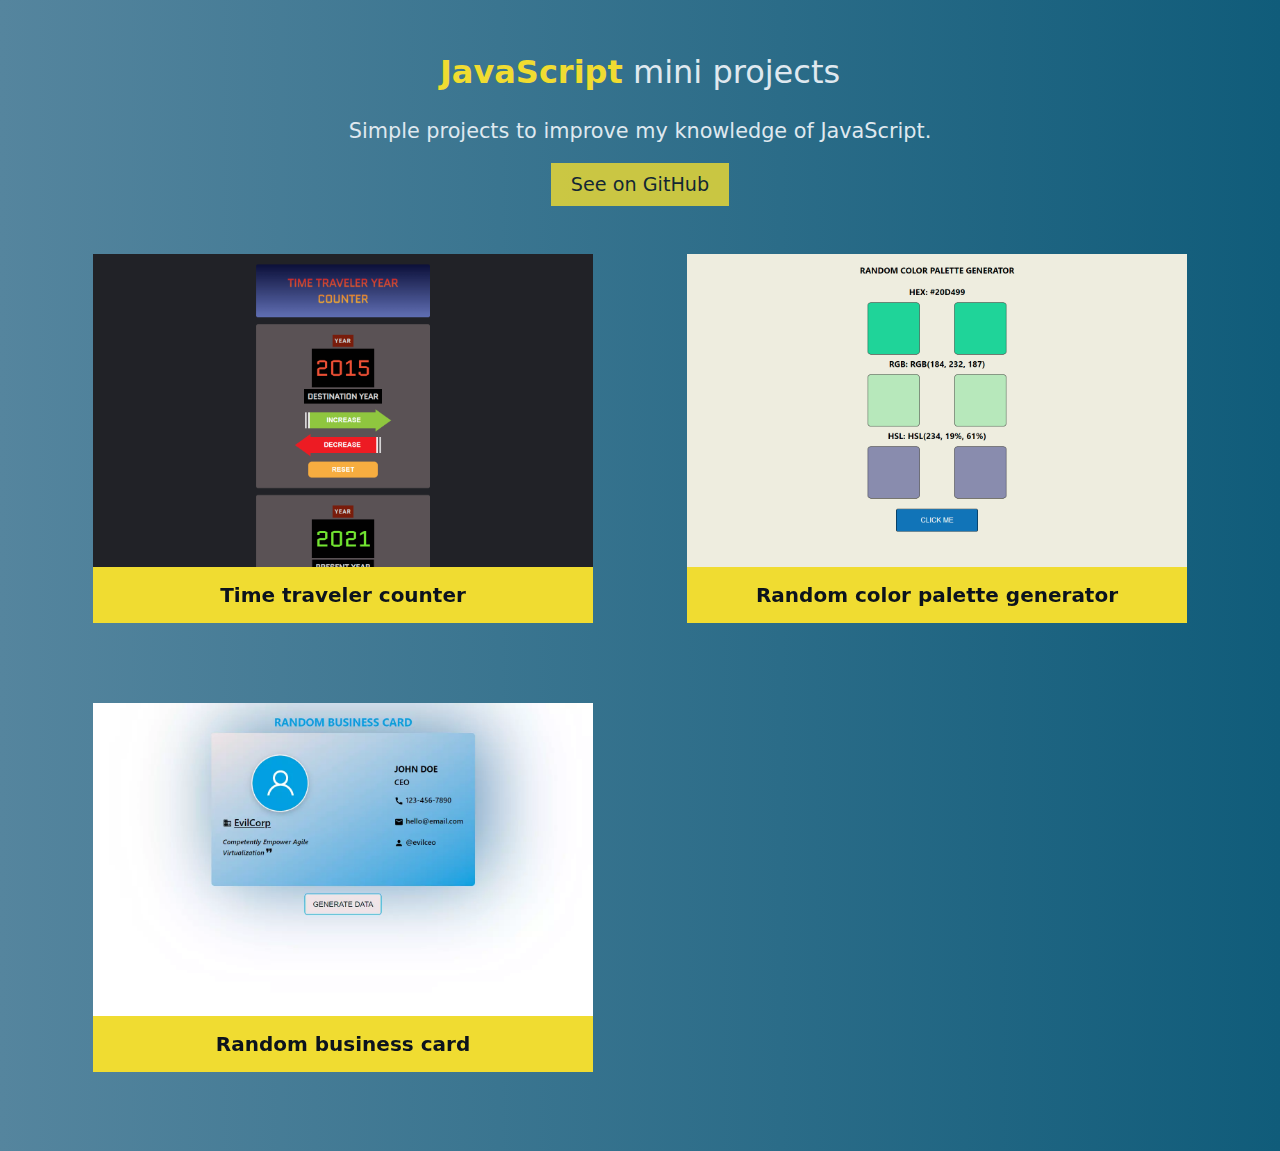
<file: index.html>
<!DOCTYPE html>
<html lang="en">

<head>
    <meta charset="UTF-8">
    <meta http-equiv="X-UA-Compatible" content="IE=edge">
    <meta name="viewport" content="width=device-width, initial-scale=1.0">
    <title>Mini JS projects</title>
    <link rel="stylesheet" href="style.css">
</head>

<body>
    <main>
        <section class="projects">
            <div class="container projects__container">
                <div class="projects__inner">
                    <h1 class="projects__title">
                        <span class="projects__span">JavaScript</span>
                        mini projects
                    </h1>
                    <p class="projects__desc">
                        Simple projects to improve my knowledge of JavaScript.
                    </p>
                    <a class="projects__link" href="https://github.com/CodingOnMars/js-mini-projects"
                        target="_blank">See on
                        GitHub</a>
                </div>
                <div class="projects__gallery gallery">
                    <a class="gallery__link" href="./time-traveler-counter/index.html" target="_blank">
                        <div class="gallery__wrapper">
                            <img class="gallery__img" src="images/year-counter.png" alt="Project image">
                        </div>
                        <h6 class="gallery__title">Time traveler counter</h6>
                    </a>
                    <a class="gallery__link" href="./color-switch/index.html" target="_blank">
                        <div class="gallery__wrapper">
                            <img class="gallery__img" src="images/color-switch.png" alt="Project image">
                        </div>
                        <h6 class="gallery__title">Random color palette generator</h6>
                    </a>
                    <a class="gallery__link" href="./random-card/index.html" target="_blank">
                        <div class="gallery__wrapper">
                            <picture>
                                <source srcset="images/random-card-cover.webp" type="image/webp">
                                <source srcset="images/random-card.png" type="image/png">
                                <img class="gallery__img" src="images/color-switch.png" alt="Project image">
                            </picture>
                        </div>
                        <h6 class="gallery__title">Random business card</h6>
                    </a>
                </div>
            </div>
        </section>

    </main>
</body>

</html>
</file>
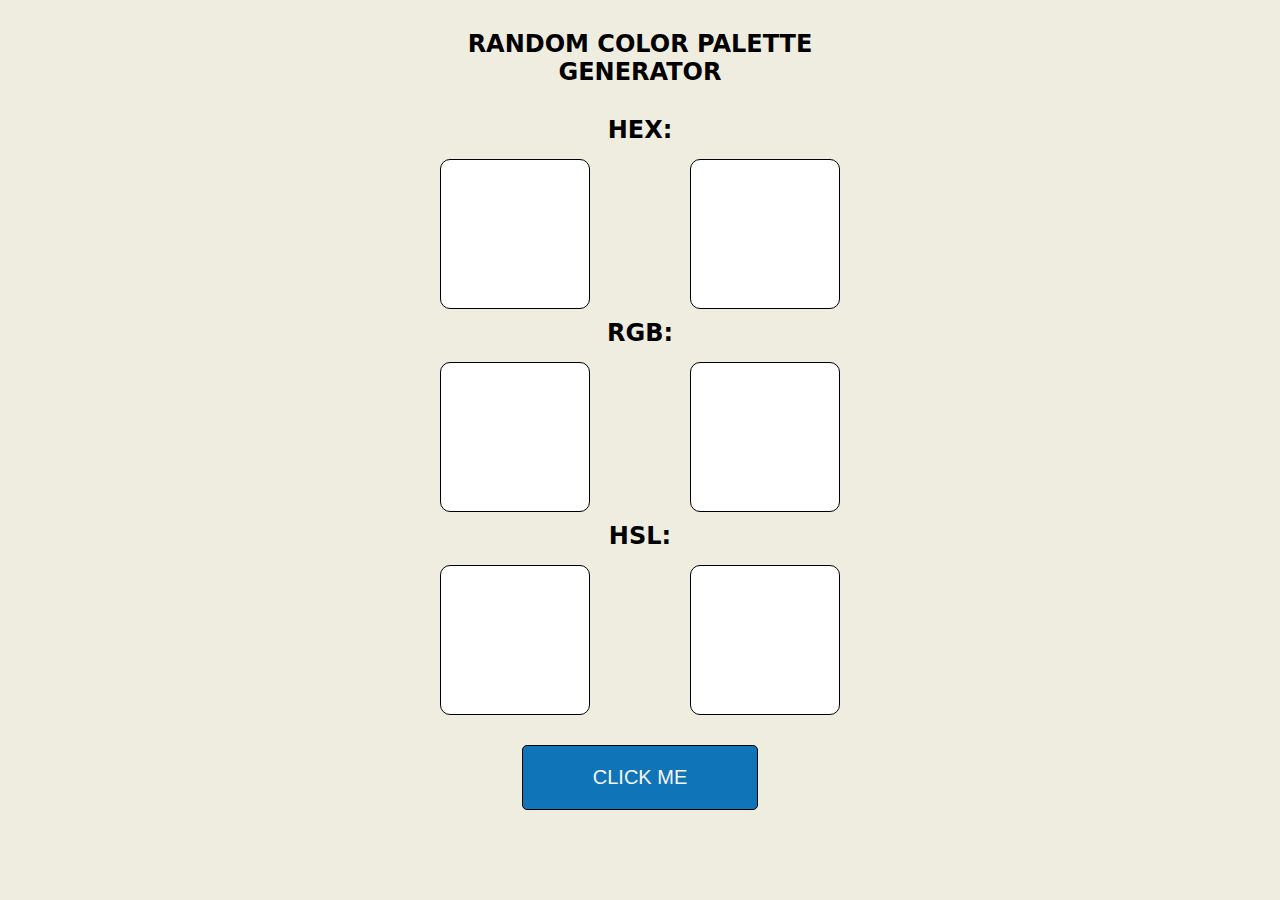
<file: color-switch/index.html>
<!DOCTYPE html>
<html lang="en">

<head>
    <meta charset="UTF-8">
    <meta http-equiv="X-UA-Compatible" content="IE=edge">
    <meta name="viewport" content="width=device-width, initial-scale=1.0">
    <title>Random color palette generator</title>
    <link rel="stylesheet" href="style.css">
    <script defer src="script.js"></script>
</head>

<body>
    <main class="main">
        <section class="color-switch">
            <div class="container">
                <h1 class="color-switch__title title">Random color palette generator</h1>
                <h2 class="color-switch__subtitle subtitle">
                    HEX:
                    <span class="color-switch__value" id="hex"></span>
                </h2>
                <div class="color-switch__items">
                    <div class="color-switch__item">
                        <div class="color-switch__figure square square-hex"></div>
                    </div>
                    <div class="color-switch__item">
                        <div class="color-switch__figure square square-hex"></div>
                    </div>
                </div>
                <h2 class="color-switch__subtitle subtitle">
                    RGB:
                    <span class="color-switch__value" id="rgb"></span>
                </h2>
                <div class="color-switch__items">
                    <div class="color-switch__item">
                        <div class="color-switch__figure square square-rgb"></div>
                    </div>
                    <div class="color-switch__item">
                        <div class="color-switch__figure square square-rgb"></div>
                    </div>
                </div>
                <h2 class="color-switch__subtitle subtitle">
                    HSL:
                    <span class="color-switch__value" id="hsl"></span>
                </h2>
                <div class="color-switch__items">
                    <div class="color-switch__item">
                        <div class="color-switch__figure square square-hsl"></div>
                    </div>
                    <div class="color-switch__item">
                        <div class="color-switch__figure square square-hsl"></div>
                    </div>
                </div>
                <button class="color-switch__btn btn">Click me</button>
            </div>
        </section>
    </main>

</body>

</html>
</file>
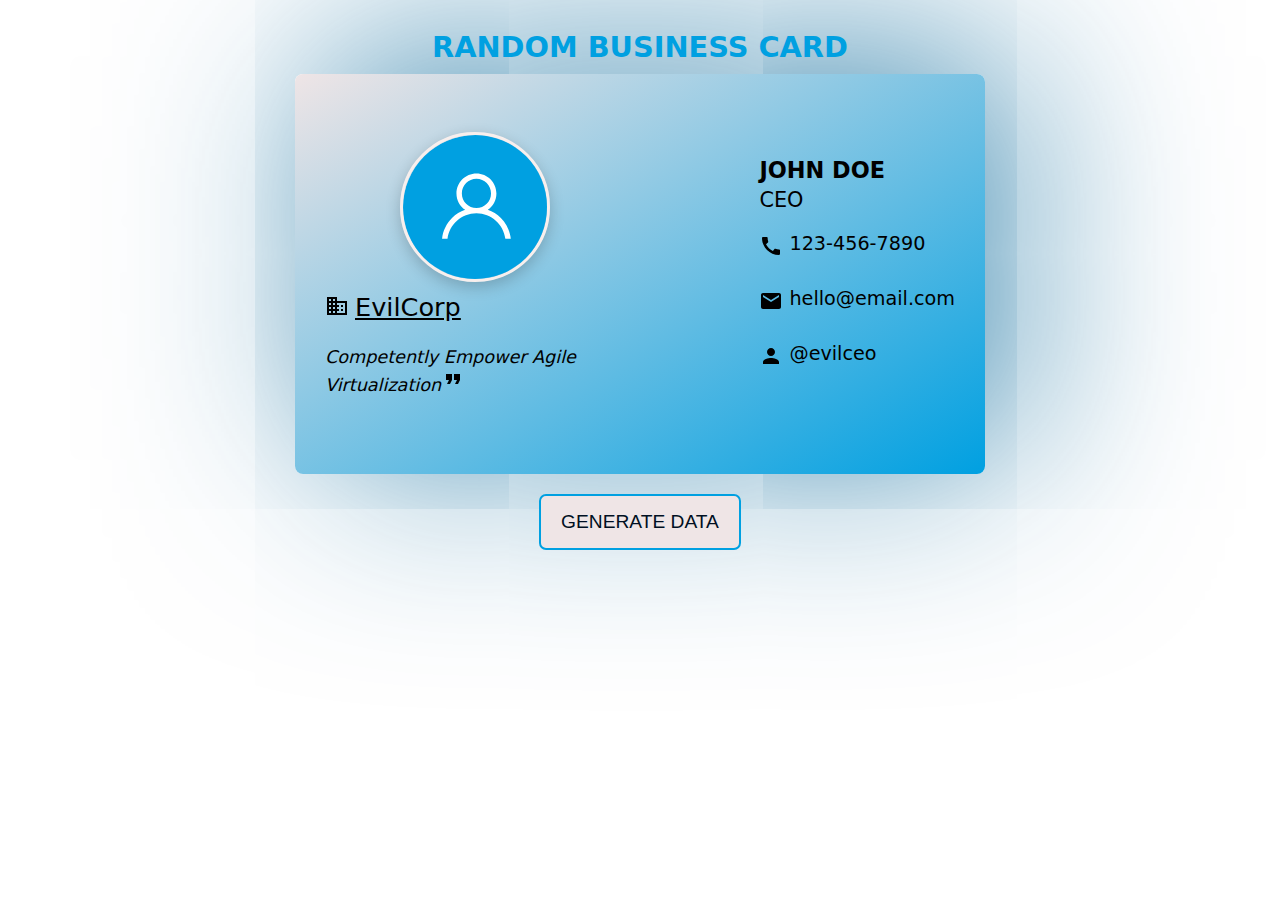
<file: random-card/index.html>
<!DOCTYPE html>
<html lang="en">

<head>
    <meta charset="UTF-8">
    <meta http-equiv="X-UA-Compatible" content="IE=edge">
    <meta name="viewport" content="width=device-width, initial-scale=1.0">
    <title>Random business card</title>
    <link rel="stylesheet" href="style.css">
    <script type="module" defer src="script.js"></script>
</head>

<body>
    <main class="main">
        <section class="random-card">
            <div class="container">
                <div class="loading hide-loading">
                    <img class="loading__img" src="images/loader.svg" alt="Loading..." width="50" height="50">
                </div>
                <h1 class="random-card__title">Random Business Card</h1>
                <p class="error">❌Sorry, could not load new data.</p>
                <div class="random-card__items card">
                    <div class="card__item">
                        <img class="card__image" src="images/default-avatar.svg" alt="User photo">
                        <h3 class="card__value card__value--company" data-id="company-name">EvilCorp</h3>
                        <p class="card__value card__value--slogan" data-id="phrase">Competently Empower Agile
                            Virtualization</p>
                    </div>
                    <div class="card__item">
                        <h2 class="card__title" data-id="name">John Doe</h2>
                        <p class="card__subtitle">ceo</p>
                        <p class="card__value card__value--phone" data-id="phone">123-456-7890</p>
                        <p class="card__value card__value--email" data-id="email">hello@email.com</p>
                        <p class="card__value card__value--user" data-id="username">@evilceo</p>
                    </div>
                </div>
                <button class="random-card__btn btn">Generate data</button>
            </div>
        </section>
    </main>
</body>

</html>
</file>
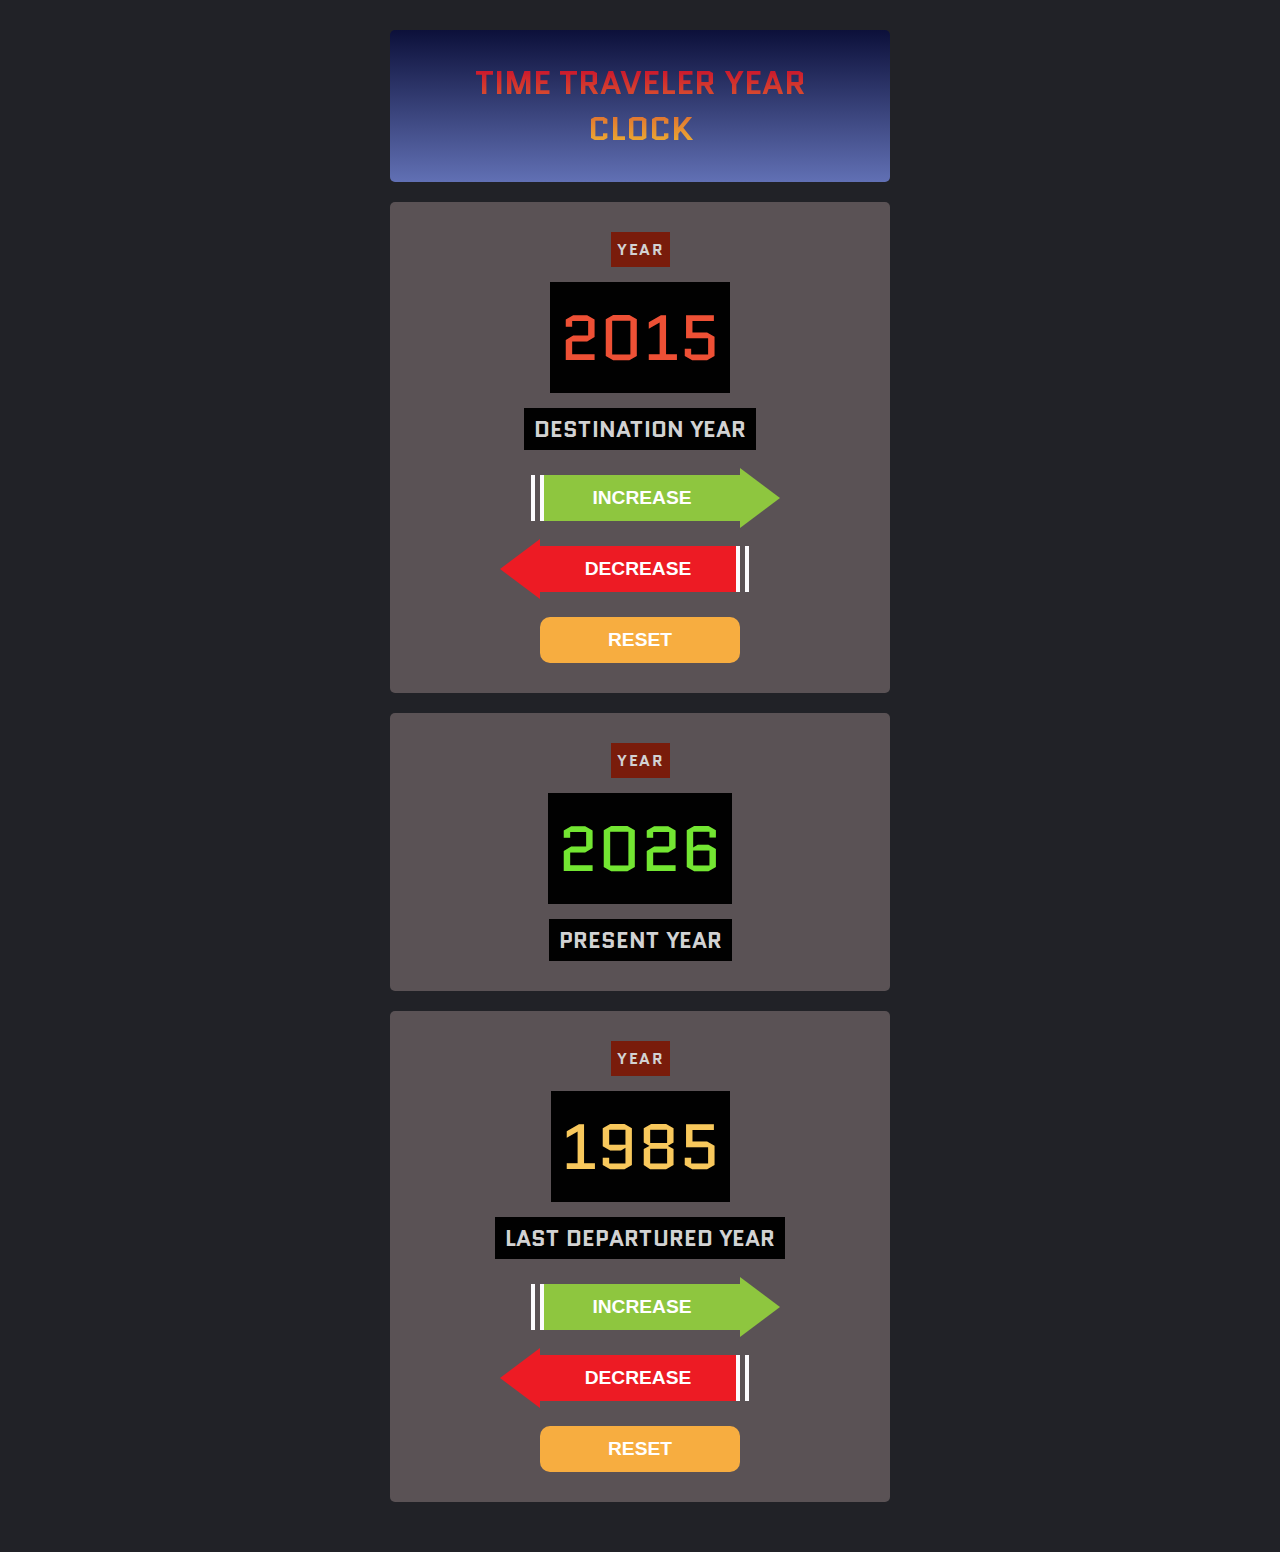
<file: time-traveler-clock/index.html>
<!DOCTYPE html>
<html lang="en">

<head>
	<meta charset="UTF-8">
	<meta name="viewport" content="width=device-width, initial-scale=1.0">
	<title>Time traveler year clock</title>
	<link rel="preconnect" href="https://fonts.googleapis.com">
	<link rel="preconnect" href="https://fonts.gstatic.com" crossorigin>
	<link href="https://fonts.googleapis.com/css2?family=Quantico&display=swap" rel="stylesheet">
	<link rel="stylesheet" href="css/style.css">
	<script defer src="js/script.js"></script>
</head>

<body>
	<main>
		<div class="container container-title">
			<h1 class="main-title">Time traveler year clock</h1>
		</div>
		<div class="container destination-clock">
			<h4 class="subtitle">Year</h4>
			<span class="value destination-year">0</span>
			<h2 class="title">Destination year</h2>
			<div class="buttons-container">
				<button class="btn increase">Increase</button>
				<button class="btn decrease">Decrease</button>
				<button class="btn reset">Reset</button>
			</div>
		</div>
		<div class="container present-clock">
			<h4 class="subtitle">Year</h4>
			<span class="value present-year">0</span>
			<h2 class="title">Present year</h2>
		</div>
		<div class="container departure-clock">
			<h4 class="subtitle">Year</h4>
			<span class="value departure-year">0</span>
			<h2 class="title">Last departured year</h2>
			<div class="buttons-container">
				<button class="btn increase">Increase</button>
				<button class="btn decrease">Decrease</button>
				<button class="btn reset">Reset</button>
			</div>
		</div>
	</main>
</body>

</html>
</file>
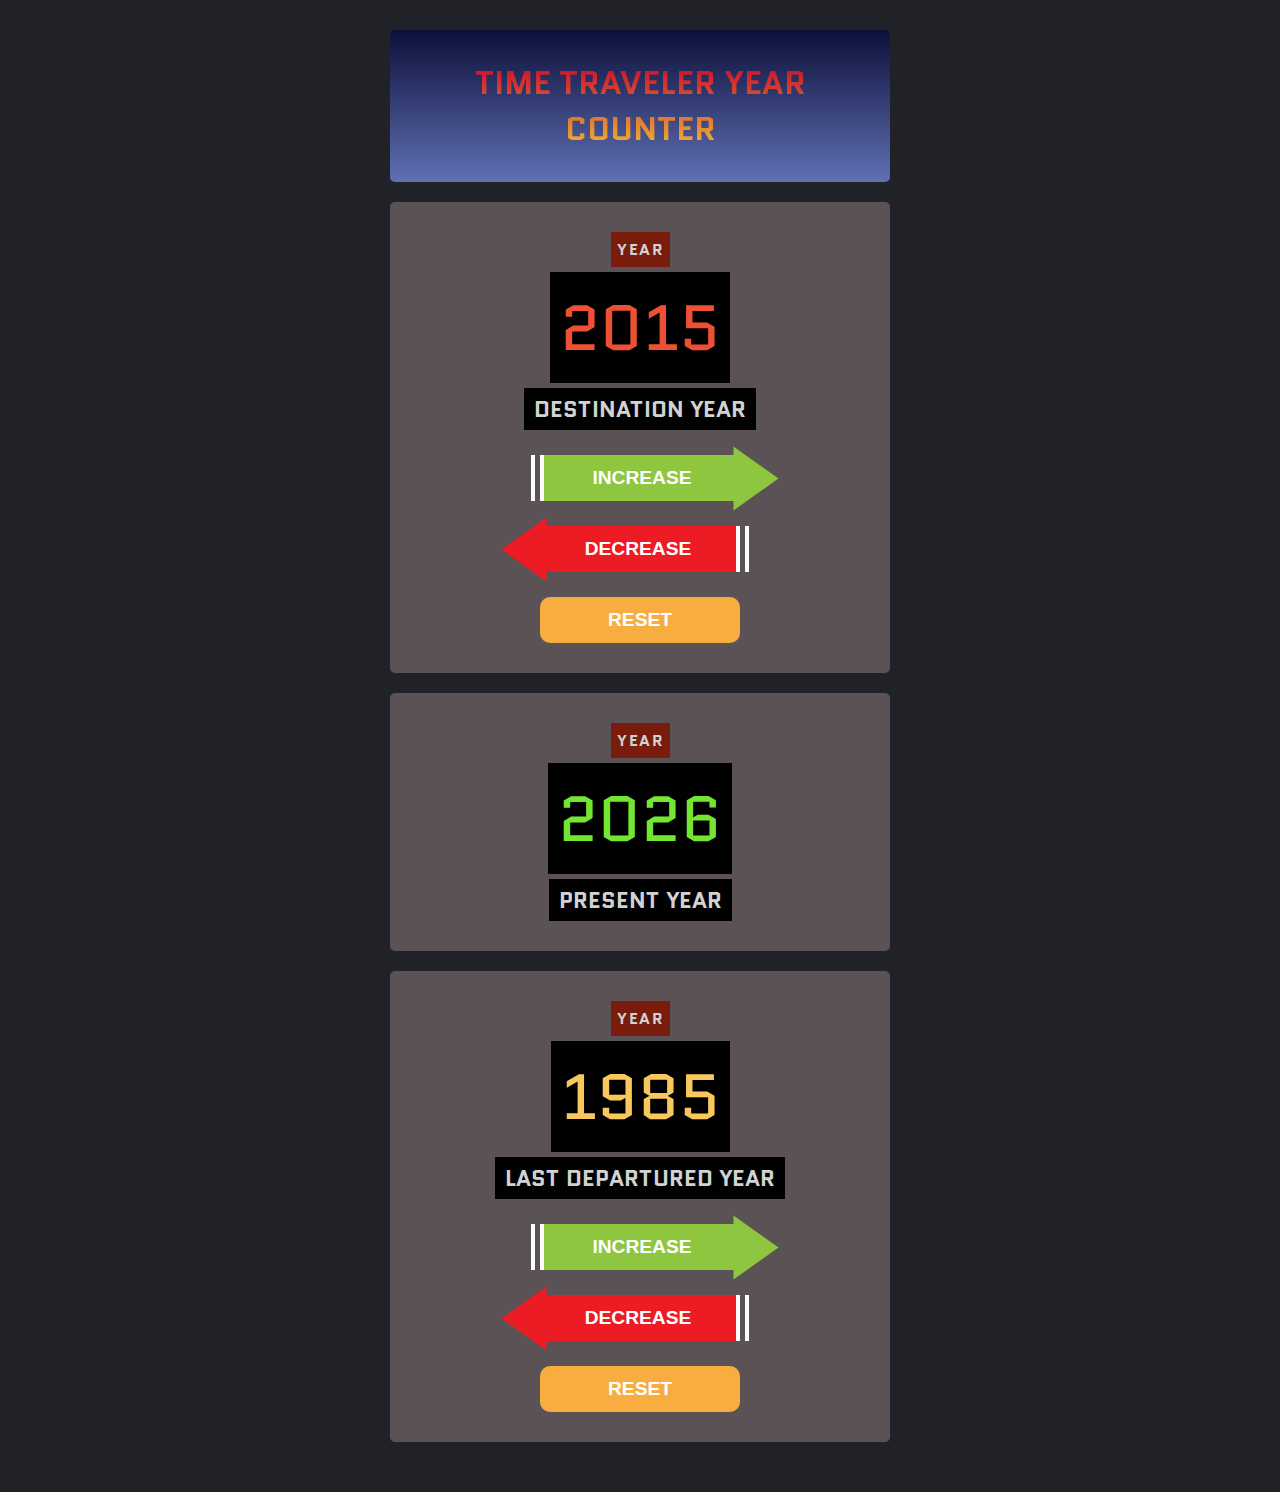
<file: time-traveler-counter/index.html>
<!DOCTYPE html>
<html lang="en">

<head>
	<meta charset="UTF-8">
	<meta name="viewport" content="width=device-width, initial-scale=1.0">
	<title>Time traveler year counter</title>
	<link rel="preconnect" href="https://fonts.googleapis.com">
	<link rel="preconnect" href="https://fonts.gstatic.com" crossorigin>
	<link href="https://fonts.googleapis.com/css2?family=Quantico&display=swap" rel="stylesheet">
	<link rel="stylesheet" href="css/style.css">
	<script defer src="js/script.js"></script>
</head>

<body>
	<main>
		<div class="container container-title">
			<h1 class="main-title">Time traveler year counter</h1>
		</div>
		<div class="container destination-clock">
			<h4 class="subtitle">Year</h4>
			<span class="value destination-year">0</span>
			<h2 class="title">Destination year</h2>
			<div class="buttons-container">
				<button class="btn increase">Increase</button>
				<button class="btn decrease">Decrease</button>
				<button class="btn reset">Reset</button>
			</div>
		</div>
		<div class="container present-clock">
			<h4 class="subtitle">Year</h4>
			<span class="value present-year">0</span>
			<h2 class="title">Present year</h2>
		</div>
		<div class="container departure-clock">
			<h4 class="subtitle">Year</h4>
			<span class="value departure-year">0</span>
			<h2 class="title">Last departured year</h2>
			<div class="buttons-container">
				<button class="btn increase">Increase</button>
				<button class="btn decrease">Decrease</button>
				<button class="btn reset">Reset</button>
			</div>
		</div>
	</main>
</body>

</html>
</file>
<file: style.css>
*,
*:before,
*:after {
  padding: 0;
  margin: 0;
  -webkit-box-sizing: border-box;
  box-sizing: border-box;
}

:root {
  --main-color: #0c131d;
  --secondary-color: #4b3b54;
  --horizon: #55849e;
  --catskill-white: #dfe8ef;
  --alabaster: #f9f9f9;
  --body-bg: #55859e;
  --body-bg-linear: linear-gradient(to right, #55859e, #105c7a);
  --yellow: #f0dc31;
}

body {
  font-family: system-ui, sans-serif;
  -webkit-font-smoothing: antialiased;
  -moz-osx-font-smoothing: grayscale;
  background: var(--body-bg);
  background: var(--body-bg-linear);
}

img {
  max-width: 100%;
  display: block;
}

input,
button,
textarea,
select {
  font: inherit;
}

a {
  text-decoration: none;
}

.container {
  max-width: 1200px;
  margin: 0 auto;
  padding: 0 30px;
}

.projects__container {
  height: 100vh;
}

.projects__inner {
  display: flex;
  flex-direction: column;
  align-items: center;
}

.projects__span {
  font-weight: 600;
  color: var(--yellow);
}

.projects__title {
  margin-top: 3rem;
  margin-bottom: 1.2rem;
  font-size: 2rem;
  line-height: 3rem;
}

.projects__title,
.projects__desc,
.projects__link {
  font-weight: 500;
  text-align: center;
}
.projects__title,
.projects__desc {
  color: var(--catskill-white);
}

.projects__desc {
  margin-bottom: 1rem;
  font-size: 1.3rem;
  line-height: 2rem;
}

.projects__link {
  padding: 10px 20px;
  font-size: 1.2rem;
  color: var(--main-color);
  background-color: var(--yellow);
}

.gallery {
  display: grid;
  grid-template-columns: repeat(1, 1fr);
  place-items: center;
  row-gap: 3rem;
  padding-top: 3rem;
  padding-bottom: 5rem;
}

.gallery__wrapper {
  display: block;
  width: 100%;
  max-width: 500px;
}

.gallery__title {
  padding: 1rem;
  font-size: 1.25rem;
  text-align: center;
  color: var(--main-color);
  background-color: var(--yellow);
}

@media (min-width: 1024px) {
  .gallery {
    grid-template-columns: repeat(2, 1fr);
    column-gap: 3rem;
    row-gap: 5rem;
  }
}

@media (hover: hover) and (pointer: fine) {
  .projects__link {
    opacity: 0.8;
    transition: opacity 0.5s;
  }

  .projects__link:hover {
    transition: opacity 0.5s;
    opacity: 1;
  }

  .gallery__link {
    will-change: transform;
    transition: transform 0.5s cubic-bezier(0.215, 0.61, 0.355, 1);
  }

  .gallery__link:hover {
    transition: transform 0.5s cubic-bezier(0.215, 0.61, 0.355, 1);
    transform: scale(1.05);
  }
}
</file>
<file: color-switch/style.css>
*,
*:before,
*:after {
  padding: 0;
  margin: 0;
  border: 0;
  -webkit-box-sizing: border-box;
  box-sizing: border-box;
}

html,
body {
  font-family: system-ui, sans-serif;
  background-color: #efeddf;
  font-size: 16px;
  padding: 15px;
}

.container {
  max-width: 500px;
  margin: 0 auto;
  padding: 0 15px;
}

.title,
.subtitle {
  text-align: center;
}

.title {
  margin-bottom: 20px;
  font-size: 1.5rem;
  text-transform: uppercase;
}

.color-switch__items {
  display: -ms-grid;
  display: grid;
  -ms-grid-columns: 1fr 30px 1fr;
  grid-template-columns: repeat(2, 1fr);
  place-items: center;
  gap: 30px;
  margin-top: 5px;
}

.square {
  width: 100px;
  height: 100px;
  background-color: #fff;
  border: 1px solid #000;
  border-radius: 10px;
  -webkit-transition: background-color 0.5s cubic-bezier(0.215, 0.61, 0.355, 1);
  -o-transition: background-color 0.5s cubic-bezier(0.215, 0.61, 0.355, 1);
  transition: background-color 0.5s cubic-bezier(0.215, 0.61, 0.355, 1);
}

.color-switch__subtitle {
  padding-top: 10px;
  padding-bottom: 10px;
}

.color-switch__btn {
  display: block;
  margin: 30px auto;
  padding: 20px 70px;
  font-weight: 500;
  font-size: 20px;
  text-transform: uppercase;
  color: #f7f7f7;
  background-color: #0f74b8;
  border: 1px solid #000;
  border-radius: 5px;
  -webkit-transition: color 0.3s, background-color 0.3s;
  -o-transition: color 0.3s, background-color 0.3s;
  transition: color 0.3s, background-color 0.3s;
  cursor: pointer;
}

.color-switch__btn:hover {
  -webkit-transition: color 0.3s, background-color 0.3s;
  -o-transition: color 0.3s, background-color 0.3s;
  transition: color 0.3s, background-color 0.3s;
  color: #000;
  background-color: #f7f7f7;
}

@media (min-width: 1024px) {
  .square {
    width: 150px;
    height: 150px;
  }
}
</file>
<file: random-card/style.css>
@keyframes spin {
  from {
    transform: rotate(0turn);
  }
  to {
    transform: rotate(1turn);
  }
}

:root {
  --primary-color: #000f22;
  --container-bg: #00a0e1;
  --container-bg-gradient: linear-gradient(to top left, #00a0e1, #efe5e6);
  --container-shadow: 28px -16px 210px 2px rgba(0, 100, 151, 0.76);
  --vista-white: #f8efed;
  --soft-peach: #efe5e6;
  --bahama-blue: #006497;
  --crimson: #990055;
}

*,
*:before,
*:after {
  padding: 0;
  margin: 0;
  -webkit-box-sizing: border-box;
  box-sizing: border-box;
}

html,
body {
  font-family: system-ui, sans-serif;
  font-size: 16px;
  -webkit-font-smoothing: antialiased;
  -moz-osx-font-smoothing: grayscale;
}

.container {
  max-width: 500px;
  margin: 0 auto;
  padding: 0 10px;
}

.loading {
  display: flex;
  align-items: center;
  justify-content: center;
  position: absolute;
  top: 0;
  left: 0;
  width: 100%;
  height: 100%;
  background-color: var(--soft-peach);
  z-index: 10;
}

.hide-loading {
  display: none;
}

.loading__img {
  animation: spin 1500ms;
  animation-timing-function: linear;
  animation-iteration-count: infinite;
}

.random-card__title {
  margin-top: 30px;
  font-size: 1.8rem;
  color: var(--container-bg);
}

.random-card__title,
.card__title,
.card__subtitle {
  text-transform: uppercase;
  text-align: center;
}

.error {
  display: none;
  padding-top: 10px;
  padding-bottom: 10px;
  font-weight: 700;
  text-align: center;
  color: var(--crimson);
}

.error--active {
  display: block;
}

.random-card__items {
  margin: 10px;
  padding: 10px 15px;
}

.card {
  display: flex;
  flex-direction: column;
  align-items: center;
  background-color: var(--container-bg);
  background: var(--container-bg-gradient);
  box-shadow: var(--container-shadow);
  border-radius: 8px;
}

.card__item {
  max-width: 300px;
}

.card__item:not(:last-child) {
  margin-bottom: 20px;
}

.card__image {
  display: block;
  margin: 0 auto;
  width: 110px;
  height: 110px;
  border-radius: 50%;
  border: 3px solid var(--vista-white);
  box-shadow: 0 5px 15px rgba(0, 0, 0, 0.2);
}

.card__value {
  position: relative;
  padding-left: 30px;
  min-height: 50px;
  font-size: 1.2rem;
  overflow-wrap: break-word;
}

.card__value:not(:last-child) {
  margin-bottom: 5px;
}

.card__value::before {
  position: absolute;
  top: 2px;
  left: 0;
}

.card__value--phone::before {
  content: url('./images/phone.svg');
}

.card__value--email::before {
  content: url('./images/email.svg');
}

.card__value--user::before {
  content: url('./images/user.svg');
}

.card__value--company::before {
  content: url('./images/company.svg');
}

.card__value--slogan::after {
  content: url('./images/slogan.svg');
}

.card__value--company {
  margin-top: 10px;
  font-size: 1.3rem;
  text-decoration: underline;
}

.card__value--slogan {
  padding-left: 0;
  font-size: 1.1rem;
  font-style: italic;
}

.card__title,
.card__subtitle {
  font-size: 1.3rem;
}

.card__subtitle {
  margin-top: 5px;
  margin-bottom: 20px;
}

.card__subtitle,
.card__value {
  font-weight: 500;
}

.btn {
  display: block;
  margin: 20px auto 50px;
  padding: 15px 20px;
  font-size: 1.2rem;
  text-transform: uppercase;
  color: var(--primary-color);
  background-color: var(--soft-peach);
  border: 2px solid var(--container-bg);
  border-radius: 7px;
  cursor: pointer;
}

@media (min-width: 1024px) {
  .container {
    max-width: 730px;
  }

  .random-card__items {
    padding: 10px 30px;
  }

  .card {
    flex-direction: row;
    justify-content: space-between;
    min-height: 400px;
  }

  .card__image {
    width: 150px;
    height: 150px;
  }

  .card__value--company {
    font-size: 1.6rem;
  }

  .card__title,
  .card__subtitle {
    text-align-last: left;
  }

  .card__title {
    font-size: 1.4rem;
  }
}

@media (hover: hover) and (pointer: fine) {
  .btn {
    transition: background-color 0.5s ease-in-out, color 0.5s ease-in-out;
  }

  .btn:hover {
    transition: background-color 0.5s ease-in-out, color 0.5s ease-in-out;
    color: var(--vista-white);
    background-color: var(--bahama-blue);
  }
}
</file>
<file: time-traveler-clock/css/style.css>
*,
*:before,
*:after {
  padding: 0;
  margin: 0;
  border: 0;
  -webkit-box-sizing: border-box;
  box-sizing: border-box;
}

html,
body {
  font-family: 'Quantico', sans-serif;
  background-color: #212227;
  color: #fff;
  font-size: 16px;
  padding: 15px;
}

h1,
h2,
h4 {
  margin: 0;
}

.container {
  display: -webkit-box;
  display: -ms-flexbox;
  display: flex;
  -webkit-box-orient: vertical;
  -webkit-box-direction: normal;
  -ms-flex-direction: column;
  flex-direction: column;
  -webkit-box-align: center;
  -ms-flex-align: center;
  align-items: center;
  max-width: 500px;
  margin: 0 auto 20px;
  padding: 30px;
  background-color: #5a5255;
  border-radius: 5px;
}

.container-title {
  background: #0c103a;
  background: -webkit-gradient(
    linear,
    left top,
    left bottom,
    from(#0c103a),
    to(#6170b4)
  );
  background: -o-linear-gradient(top, #0c103a, #6170b4);
  background: linear-gradient(to bottom, #0c103a, #6170b4);
}

.main-title,
.subtitle,
.title {
  text-transform: uppercase;
}

.main-title {
  text-align: center;
  background: #c7032c;
  background: -webkit-gradient(
    linear,
    left top,
    left bottom,
    from(#c7032c),
    to(#f1be33)
  );
  background: -o-linear-gradient(top, #c7032c, #f1be33);
  background: linear-gradient(to bottom, #c7032c, #f1be33);
  background-clip: text;
  -webkit-background-clip: text;
  -moz-background-clip: text;
  -moz-text-fill-color: transparent;
  -webkit-text-fill-color: transparent;
}

.subtitle {
  padding: 6px;
  letter-spacing: 2px;
  background-color: #791c0b;
}

.subtitle,
.title {
  color: #d2d2d3;
}

.value {
  margin-top: 15px;
  margin-bottom: 15px;
  padding: 10px;
  font-size: 4rem;
}

.value,
.title {
  background-color: #010101;
}

.destination-year {
  color: #ee5035;
}

.present-year {
  color: #73e632;
}

.departure-year {
  color: #f8c85c;
}

.title {
  padding: 5px 10px;
  font-size: 1.4rem;
}

.buttons-container {
  margin-top: 25px;
  max-width: 200px;
  text-align: center;
}

.btn {
  padding: 12px 25px;
  width: 100%;
  font-weight: 600;
  font-size: 1.2rem;
  text-transform: uppercase;
  color: #fff;
  cursor: pointer;
}

.btn:not(:last-child) {
  margin-bottom: 25px;
}

.increase,
.decrease {
  position: relative;
}

.increase::before,
.increase::after,
.decrease::before,
.decrease::after {
  position: absolute;
  content: '';
}

.increase {
  background-color: #8ec63f;
  border-left: 4px solid #fcfbfe;
}

.increase::after {
  top: 3px;
  right: -50px;
  width: 0;
  height: 0;
  border-bottom: 40px solid #8ec63f;
  border-right: 30px solid transparent;
  border-left: 30px solid transparent;
  -webkit-transform: rotate(90deg);
  -ms-transform: rotate(90deg);
  transform: rotate(90deg);
}

.increase::before {
  top: 0;
  left: -13px;
  height: 46px;
  border-left: 4px solid #fcfbfe;
}

.decrease {
  background-color: #ed1b24;
  border-right: 4px solid #fcfbfe;
}

.decrease::before {
  top: 3px;
  left: -50px;
  width: 0;
  height: 0;
  border-bottom: 40px solid #ed1b24;
  border-right: 30px solid transparent;
  border-left: 30px solid transparent;
  -webkit-transform: rotate(270deg);
  -ms-transform: rotate(270deg);
  transform: rotate(270deg);
}

.decrease::after {
  top: 0;
  right: -13px;
  height: 46px;
  border-right: 4px solid #fcfbfe;
}

.reset {
  background-color: #f7ad40;
  border-radius: 10px;
}
</file>
<file: time-traveler-counter/css/style.css>
*,
*:before,
*:after {
  padding: 0;
  margin: 0;
  border: 0;
  -webkit-box-sizing: border-box;
  box-sizing: border-box;
}

html,
body {
  font-family: 'Quantico', sans-serif;
  background-color: #212227;
  color: #fff;
  font-size: 16px;
  padding: 15px;
}

h1,
h2,
h4 {
  margin: 0;
}

.container {
  display: -webkit-box;
  display: -ms-flexbox;
  display: flex;
  -webkit-box-orient: vertical;
  -webkit-box-direction: normal;
  -ms-flex-direction: column;
  flex-direction: column;
  -webkit-box-align: center;
  -ms-flex-align: center;
  align-items: center;
  max-width: 500px;
  margin: 0 auto 20px;
  padding: 30px;
  background-color: #5a5255;
  border-radius: 5px;
}

.container-title {
  background: #0c103a;
  background: -webkit-gradient(
    linear,
    left top,
    left bottom,
    from(#0c103a),
    to(#6170b4)
  );
  background: -o-linear-gradient(top, #0c103a, #6170b4);
  background: linear-gradient(to bottom, #0c103a, #6170b4);
}

.main-title,
.subtitle,
.title {
  text-transform: uppercase;
}

.main-title {
  text-align: center;
  background: #c7032c;
  background: -webkit-gradient(
    linear,
    left top,
    left bottom,
    from(#c7032c),
    to(#f1be33)
  );
  background: -o-linear-gradient(top, #c7032c, #f1be33);
  background: linear-gradient(to bottom, #c7032c, #f1be33);
  background-clip: text;
  -webkit-background-clip: text;
  -moz-background-clip: text;
  -moz-text-fill-color: transparent;
  -webkit-text-fill-color: transparent;
}

.subtitle {
  padding: 6px;
  letter-spacing: 2px;
  background-color: #791c0b;
}

.subtitle,
.title {
  color: #d2d2d3;
}

.value {
  margin-top: 5px;
  margin-bottom: 5px;
  padding: 10px;
  font-size: 4rem;
}

.value,
.title {
  background-color: #010101;
}

.destination-year {
  color: #ee5035;
}

.present-year {
  color: #73e632;
}

.departure-year {
  color: #f8c85c;
}

.title {
  padding: 5px 10px;
  font-size: 1.4rem;
}

.buttons-container {
  margin-top: 25px;
  max-width: 200px;
  text-align: center;
}

.btn {
  padding: 12px 25px;
  width: 100%;
  font-weight: 600;
  font-size: 1.2rem;
  text-transform: uppercase;
  color: #fff;
  cursor: pointer;
}

.btn:not(:last-child) {
  margin-bottom: 25px;
}

.increase,
.decrease {
  position: relative;
}

.increase::before,
.increase::after,
.decrease::before,
.decrease::after {
  position: absolute;
  content: '';
}

.increase {
  background-color: #8ec63f;
  border-right: none;
  border-left: 4px solid #fcfbfe;
}

.increase::after {
  top: 1px;
  right: -48px;
  width: 0;
  height: 0;
  border-bottom: 45px solid #8ec63f;
  border-right: 32px solid transparent;
  border-left: 32px solid transparent;
  -webkit-transform: rotate(90deg);
  -ms-transform: rotate(90deg);
  transform: rotate(90deg);
}

.increase::before,
.decrease::after {
  top: 0;
  height: 100%;
}

.increase::before {
  left: -13px;
  border-left: 4px solid #fcfbfe;
}

.decrease {
  background-color: #ed1b24;
  border-right: 4px solid #fcfbfe;
  border-left: none;
}

.decrease::before {
  top: 1px;
  left: -48px;
  width: 0;
  height: 0;
  border-bottom: 45px solid #ed1b24;
  border-right: 32px solid transparent;
  border-left: 32px solid transparent;
  -webkit-transform: rotate(270deg);
  -ms-transform: rotate(270deg);
  transform: rotate(270deg);
}

.decrease::after {
  right: -13px;
  border-right: 4px solid #fcfbfe;
}

.reset {
  background-color: #f7ad40;
  border-radius: 10px;
}
</file>
